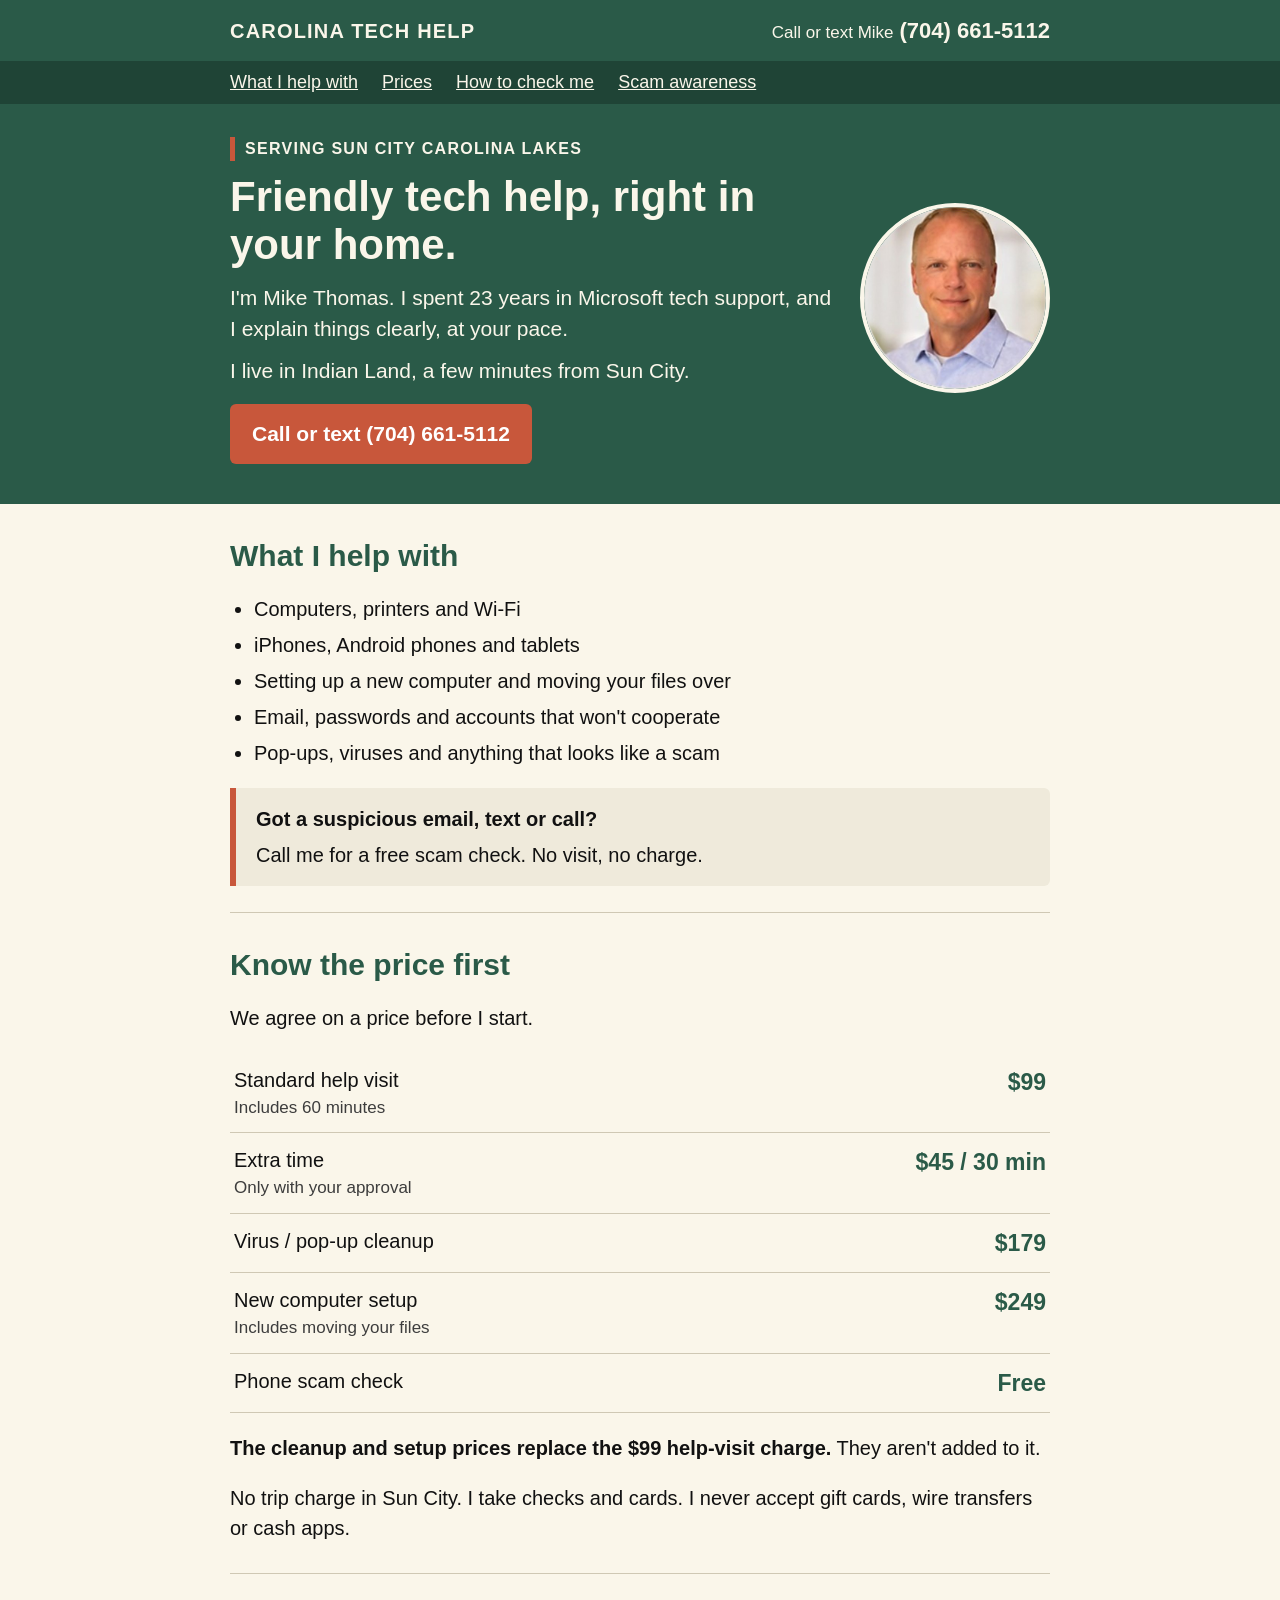
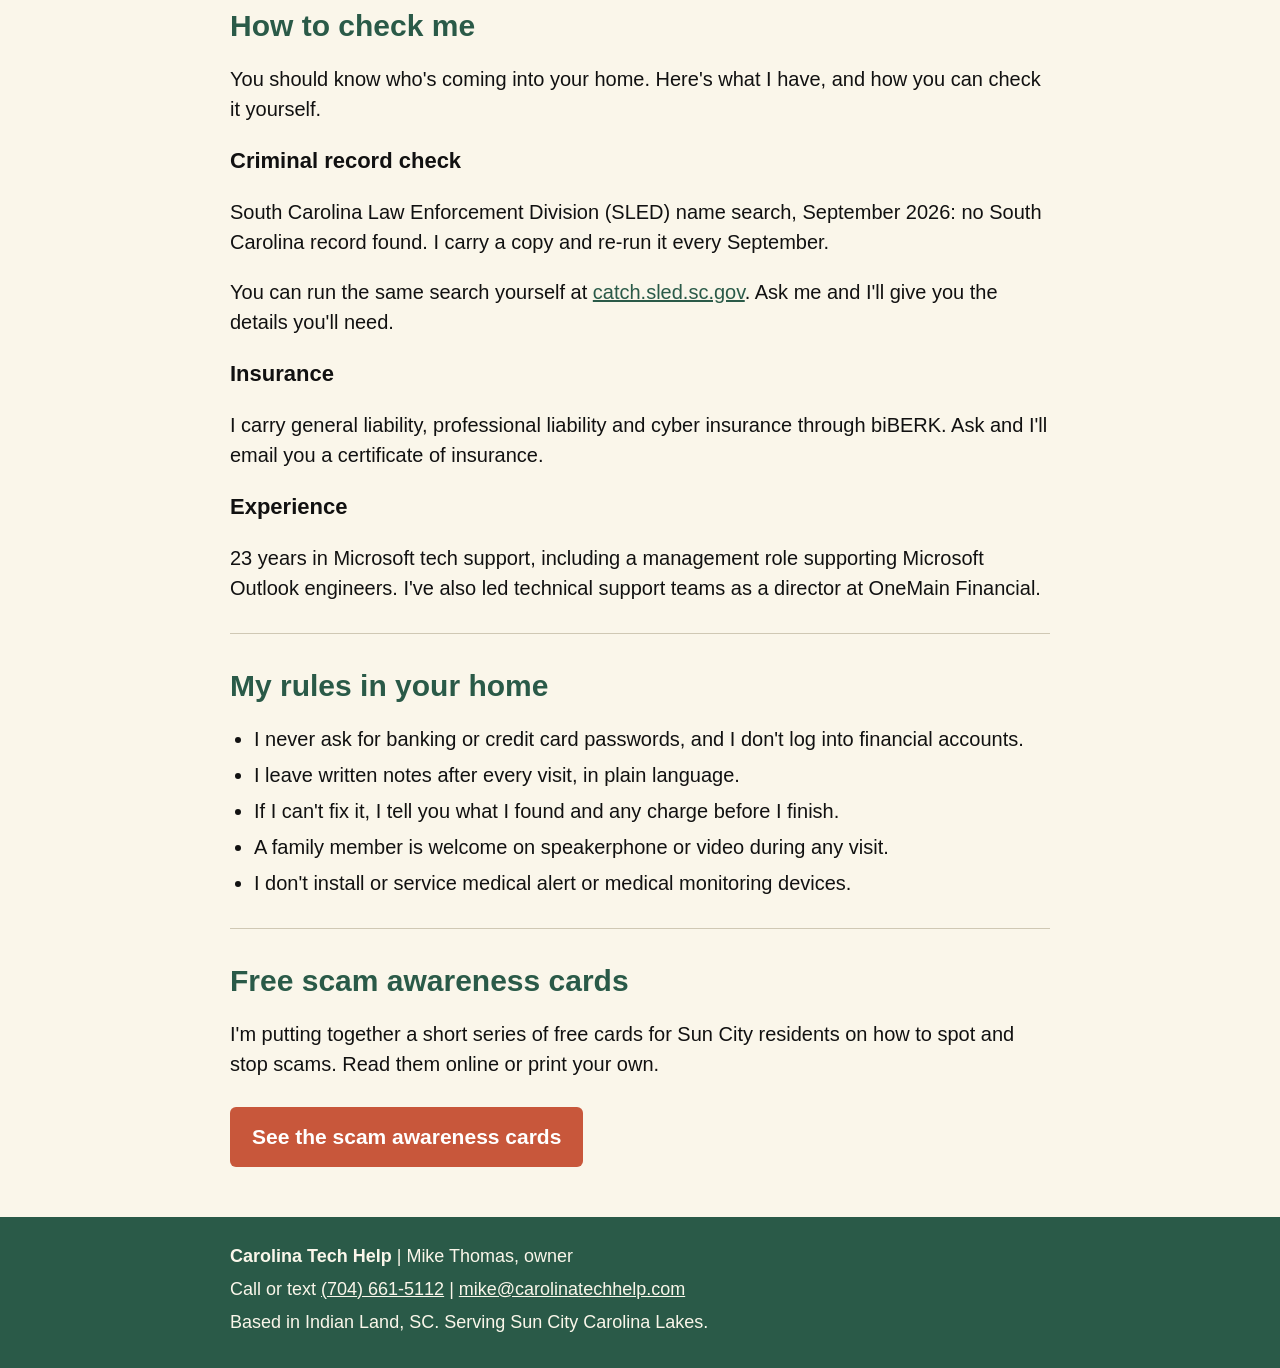
<file: index.html>
<!doctype html>
<html lang="en">
<head>
<meta charset="utf-8">
<meta name="viewport" content="width=device-width, initial-scale=1">
<title>Carolina Tech Help | In-home tech help for Sun City Carolina Lakes</title>
<meta name="description" content="Friendly, in-home computer and phone help from Mike Thomas, serving Sun City Carolina Lakes. 23 years in Microsoft tech support. Prices posted up front.">
<link rel="stylesheet" href="/style.css">
</head>
<body>
<header class="top">
  <div class="wrap">
    <a class="brand" href="/">CAROLINA TECH HELP</a>
    <a class="top-phone" href="tel:+17046615112"><span>Call or text Mike</span>(704) 661-5112</a>
  </div>
</header>
<nav class="sub" aria-label="Site">
  <div class="wrap">
    <a href="#help">What I help with</a>
    <a href="#prices">Prices</a>
    <a href="#verify">How to check me</a>
    <a href="/scams">Scam awareness</a>
  </div>
</nav>

<section class="hero">
  <div class="wrap">
    <div>
      <div class="kicker">Serving Sun City Carolina Lakes</div>
      <h1>Friendly tech help, right in your home.</h1>
      <p>I'm Mike Thomas. I spent 23 years in Microsoft tech support, and I explain things clearly, at your pace.</p>
      <p>I live in Indian Land, a few minutes from Sun City.</p>
      <a class="btn" href="tel:+17046615112">Call or text (704) 661-5112</a>
    </div>
    <img src="/mike-thomas.jpg" alt="Mike Thomas, owner of Carolina Tech Help" width="190" height="190">
  </div>
</section>

<main class="wrap">
  <section id="help">
    <h2>What I help with</h2>
    <ul>
      <li>Computers, printers and Wi-Fi</li>
      <li>iPhones, Android phones and tablets</li>
      <li>Setting up a new computer and moving your files over</li>
      <li>Email, passwords and accounts that won't cooperate</li>
      <li>Pop-ups, viruses and anything that looks like a scam</li>
    </ul>
    <div class="panel">
      <p><strong>Got a suspicious email, text or call?</strong></p>
      <p>Call me for a free scam check. No visit, no charge.</p>
    </div>
  </section>

  <section id="prices">
    <h2>Know the price first</h2>
    <p>We agree on a price before I start.</p>
    <table class="prices">
      <tr><td>Standard help visit<small>Includes 60 minutes</small></td><td class="p">$99</td></tr>
      <tr><td>Extra time<small>Only with your approval</small></td><td class="p">$45 / 30 min</td></tr>
      <tr><td>Virus / pop-up cleanup</td><td class="p">$179</td></tr>
      <tr><td>New computer setup<small>Includes moving your files</small></td><td class="p">$249</td></tr>
      <tr><td>Phone scam check</td><td class="p">Free</td></tr>
    </table>
    <p><strong>The cleanup and setup prices replace the $99 help-visit charge.</strong> They aren't added to it.</p>
    <p>No trip charge in Sun City. I take checks and cards. I never accept gift cards, wire transfers or cash apps.</p>
  </section>

  <section id="verify">
    <h2>How to check me</h2>
    <p>You should know who's coming into your home. Here's what I have, and how you can check it yourself.</p>
    <h3>Criminal record check</h3>
    <p>South Carolina Law Enforcement Division (SLED) name search, September 2026: no South Carolina record found. I carry a copy and re-run it every September.</p>
    <p>You can run the same search yourself at <a href="https://catch.sled.sc.gov">catch.sled.sc.gov</a>. Ask me and I'll give you the details you'll need.</p>
    <h3>Insurance</h3>
    <p>I carry general liability, professional liability and cyber insurance through biBERK. Ask and I'll email you a certificate of insurance.</p>
    <h3>Experience</h3>
    <p>23 years in Microsoft tech support, including a management role supporting Microsoft Outlook engineers. I've also led technical support teams as a director at OneMain Financial.</p>
  </section>

  <section id="rules">
    <h2>My rules in your home</h2>
    <ul>
      <li>I never ask for banking or credit card passwords, and I don't log into financial accounts.</li>
      <li>I leave written notes after every visit, in plain language.</li>
      <li>If I can't fix it, I tell you what I found and any charge before I finish.</li>
      <li>A family member is welcome on speakerphone or video during any visit.</li>
      <li>I don't install or service medical alert or medical monitoring devices.</li>
    </ul>
  </section>

  <section id="scams">
    <h2>Free scam awareness cards</h2>
    <p>I'm putting together a short series of free cards for Sun City residents on how to spot and stop scams. Read them online or print your own.</p>
    <a class="btn" href="/scams">See the scam awareness cards</a>
  </section>
</main>

<footer>
  <div class="wrap">
    <p><strong>Carolina Tech Help</strong> | Mike Thomas, owner</p>
    <p>Call or text <a href="tel:+17046615112">(704) 661-5112</a> | <a href="mailto:mike@carolinatechhelp.com">mike@carolinatechhelp.com</a></p>
    <p>Based in Indian Land, SC. Serving Sun City Carolina Lakes.</p>
  </div>
</footer>
</body>
</html>
</file>
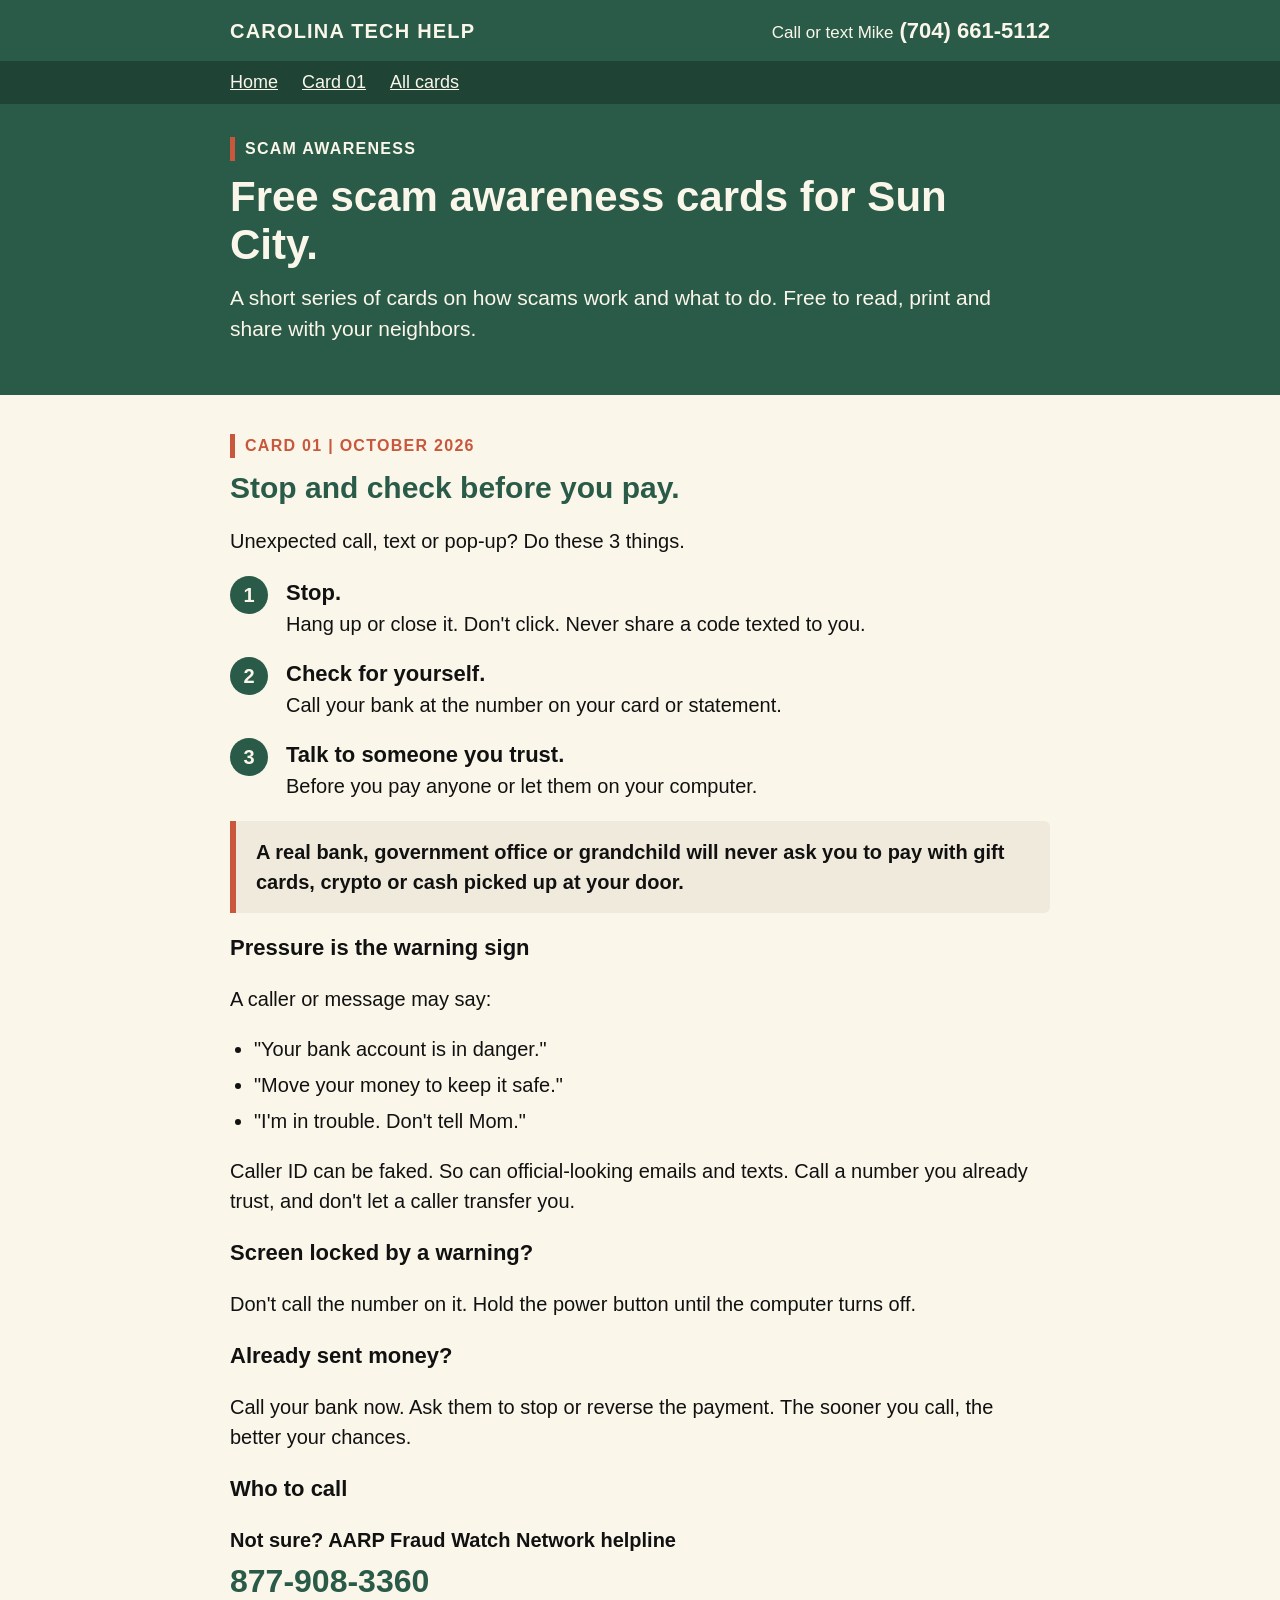
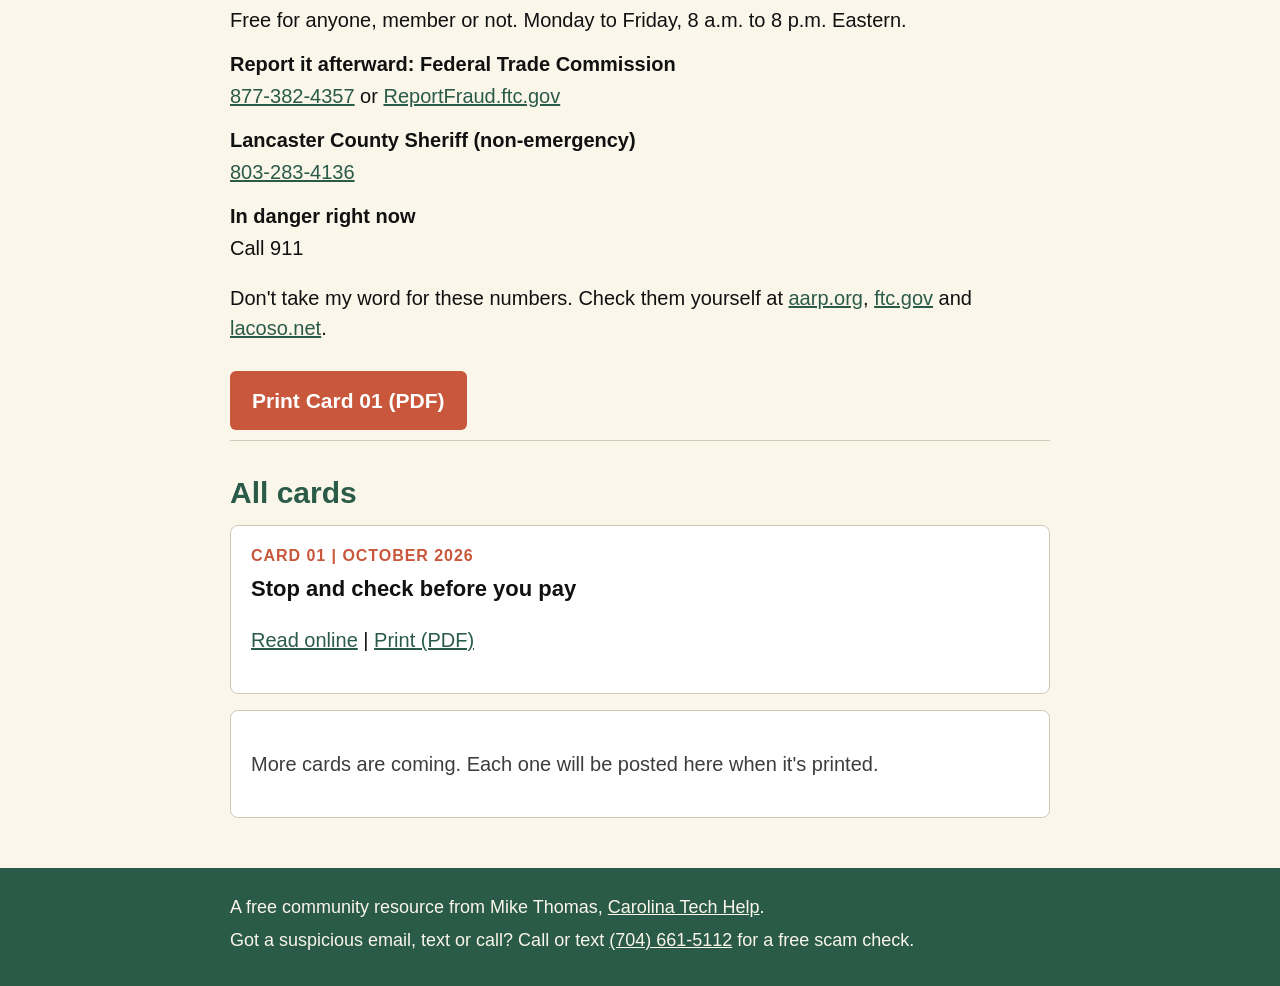
<file: scams.html>
<!doctype html>
<html lang="en">
<head>
<meta charset="utf-8">
<meta name="viewport" content="width=device-width, initial-scale=1">
<title>Scam Awareness Cards | Carolina Tech Help</title>
<meta name="description" content="Free scam awareness cards for Sun City Carolina Lakes residents. What to do before you send money, and who to call.">
<link rel="stylesheet" href="/style.css">
</head>
<body>
<header class="top">
  <div class="wrap">
    <a class="brand" href="/">CAROLINA TECH HELP</a>
    <a class="top-phone" href="tel:+17046615112"><span>Call or text Mike</span>(704) 661-5112</a>
  </div>
</header>
<nav class="sub" aria-label="Site">
  <div class="wrap">
    <a href="/">Home</a>
    <a href="#card-01">Card 01</a>
    <a href="#series">All cards</a>
  </div>
</nav>

<section class="hero">
  <div class="wrap">
    <div>
      <div class="kicker">Scam awareness</div>
      <h1>Free scam awareness cards for Sun City.</h1>
      <p>A short series of cards on how scams work and what to do. Free to read, print and share with your neighbors.</p>
    </div>
  </div>
</section>

<main class="wrap">
  <section id="card-01">
    <div class="kicker" style="color:var(--terra)">Card 01 | October 2026</div>
    <h2>Stop and check before you pay.</h2>
    <p>Unexpected call, text or pop-up? Do these 3 things.</p>
    <ol class="steps">
      <li><strong>Stop.</strong>Hang up or close it. Don't click. Never share a code texted to you.</li>
      <li><strong>Check for yourself.</strong>Call your bank at the number on your card or statement.</li>
      <li><strong>Talk to someone you trust.</strong>Before you pay anyone or let them on your computer.</li>
    </ol>
    <div class="panel">
      <p><strong>A real bank, government office or grandchild will never ask you to pay with gift cards, crypto or cash picked up at your door.</strong></p>
    </div>

    <h3>Pressure is the warning sign</h3>
    <p>A caller or message may say:</p>
    <ul>
      <li>"Your bank account is in danger."</li>
      <li>"Move your money to keep it safe."</li>
      <li>"I'm in trouble. Don't tell Mom."</li>
    </ul>
    <p>Caller ID can be faked. So can official-looking emails and texts. Call a number you already trust, and don't let a caller transfer you.</p>

    <h3>Screen locked by a warning?</h3>
    <p>Don't call the number on it. Hold the power button until the computer turns off.</p>

    <h3>Already sent money?</h3>
    <p>Call your bank now. Ask them to stop or reverse the payment. The sooner you call, the better your chances.</p>

    <h3>Who to call</h3>
    <dl class="numbers">
      <dt>Not sure? AARP Fraud Watch Network helpline</dt>
      <dd><a class="big-number" href="tel:+18779083360">877-908-3360</a><br>Free for anyone, member or not. Monday to Friday, 8 a.m. to 8 p.m. Eastern.</dd>
      <dt>Report it afterward: Federal Trade Commission</dt>
      <dd><a href="tel:+18773824357">877-382-4357</a> or <a href="https://reportfraud.ftc.gov">ReportFraud.ftc.gov</a></dd>
      <dt>Lancaster County Sheriff (non-emergency)</dt>
      <dd><a href="tel:+18032834136">803-283-4136</a></dd>
      <dt>In danger right now</dt>
      <dd>Call 911</dd>
    </dl>
    <p>Don't take my word for these numbers. Check them yourself at <a href="https://www.aarp.org/fraudhelpline">aarp.org</a>, <a href="https://www.ftc.gov">ftc.gov</a> and <a href="https://lacoso.net/contacts">lacoso.net</a>.</p>

    <a class="btn" href="/scam-awareness-card-01.pdf">Print Card 01 (PDF)</a>
  </section>

  <section id="series">
    <h2>All cards</h2>
    <div class="card-list">
      <div class="card-item">
        <div class="tag">Card 01 | October 2026</div>
        <h3>Stop and check before you pay</h3>
        <p><a href="#card-01">Read online</a> | <a href="/scam-awareness-card-01.pdf">Print (PDF)</a></p>
      </div>
      <div class="card-item">
        <p class="soon">More cards are coming. Each one will be posted here when it's printed.</p>
      </div>
    </div>
  </section>
</main>

<footer>
  <div class="wrap">
    <p>A free community resource from Mike Thomas, <a href="/">Carolina Tech Help</a>.</p>
    <p>Got a suspicious email, text or call? Call or text <a href="tel:+17046615112">(704) 661-5112</a> for a free scam check.</p>
  </div>
</footer>
</body>
</html>
</file>
<file: style.css>
:root {
  --pine: #2a5a48;
  --pine-dark: #1f4436;
  --bone: #faf6ea;
  --panel: #efeadb;
  --terra: #c8573b;
  --ink: #111;
  --muted: #3d3d3d;
  --rule: #cfc8b4;
}
* { box-sizing: border-box; }
html { font-size: 20px; }
body {
  margin: 0;
  background: var(--bone);
  color: var(--ink);
  font-family: Arial, "Liberation Sans", Helvetica, sans-serif;
  line-height: 1.5;
}
a { color: var(--pine); }
a:focus-visible, .btn:focus-visible { outline: 3px solid var(--terra); outline-offset: 3px; }
.wrap { max-width: 860px; margin: 0 auto; padding: 0 20px; }

header.top { background: var(--pine); color: var(--bone); }
header.top .wrap { display: flex; flex-wrap: wrap; align-items: center; justify-content: space-between; gap: 8px 24px; padding-top: 14px; padding-bottom: 14px; }
.brand { color: var(--bone); text-decoration: none; font-weight: 700; letter-spacing: .06em; font-size: 1rem; }
.top-phone { color: var(--bone); font-weight: 700; font-size: 1.1rem; text-decoration: none; white-space: nowrap; }
.top-phone span { font-weight: 400; font-size: .85rem; margin-right: 6px; }

nav.sub { background: var(--pine-dark); }
nav.sub .wrap { display: flex; gap: 24px; padding-top: 8px; padding-bottom: 8px; flex-wrap: wrap; }
nav.sub a { color: var(--bone); font-size: .9rem; }

.hero { background: var(--pine); color: var(--bone); padding: 28px 0 40px; }
.hero .wrap { display: grid; grid-template-columns: 1fr auto; gap: 28px; align-items: center; }
.hero h1 { font-size: 2.1rem; line-height: 1.15; margin: 0 0 12px; }
.hero p { margin: 0 0 10px; font-size: 1.05rem; }
.hero img { width: 190px; height: 190px; border-radius: 50%; border: 4px solid var(--bone); object-fit: cover; }
.kicker { display: inline-block; border-left: 5px solid var(--terra); padding-left: 10px; font-weight: 700; font-size: .8rem; letter-spacing: .08em; text-transform: uppercase; margin-bottom: 12px; }

.btn { display: inline-block; background: var(--terra); color: #fff; font-weight: 700; text-decoration: none; padding: 14px 22px; border-radius: 6px; font-size: 1.05rem; margin-top: 8px; }

main section { padding: 34px 0 10px; }
main section + section { border-top: 1px solid var(--rule); }
h2 { color: var(--pine); font-size: 1.5rem; margin: 0 0 14px; line-height: 1.2; }
h3 { font-size: 1.1rem; margin: 18px 0 6px; }
ul { padding-left: 1.2em; }
li { margin-bottom: 6px; }

table.prices { width: 100%; border-collapse: collapse; margin: 6px 0 12px; }
table.prices td { padding: 12px 4px; border-bottom: 1px solid var(--rule); vertical-align: top; }
table.prices td.p { text-align: right; font-weight: 700; white-space: nowrap; color: var(--pine); font-size: 1.15rem; }
table.prices small { display: block; color: var(--muted); font-size: .85rem; }

.panel { background: var(--panel); border-left: 6px solid var(--terra); padding: 16px 20px; margin: 16px 0; border-radius: 0 6px 6px 0; }
.panel p { margin: 0 0 6px; }
.panel p:last-child { margin-bottom: 0; }

.steps { list-style: none; padding: 0; counter-reset: s; }
.steps li { counter-increment: s; position: relative; padding-left: 56px; margin-bottom: 18px; }
.steps li::before { content: counter(s); position: absolute; left: 0; top: 0; width: 38px; height: 38px; border-radius: 50%; background: var(--pine); color: var(--bone); font-weight: 700; display: flex; align-items: center; justify-content: center; }
.steps strong { display: block; font-size: 1.1rem; }

.big-number { font-size: 1.6rem; font-weight: 700; color: var(--pine); text-decoration: none; }
dl.numbers dt { font-weight: 700; margin-top: 14px; }
dl.numbers dd { margin: 2px 0 0; }

.card-list { display: grid; gap: 16px; }
.card-item { background: #fff; border: 1px solid var(--rule); border-radius: 8px; padding: 18px 20px; }
.card-item .tag { font-size: .8rem; font-weight: 700; letter-spacing: .06em; color: var(--terra); text-transform: uppercase; }
.card-item h3 { margin-top: 4px; }
.soon { color: var(--muted); }

footer { background: var(--pine); color: var(--bone); margin-top: 40px; padding: 26px 0; font-size: .9rem; }
footer a { color: var(--bone); }
footer p { margin: 0 0 6px; }

@media (max-width: 640px) {
  html { font-size: 19px; }
  .hero .wrap { grid-template-columns: 1fr; }
  .hero img { width: 150px; height: 150px; order: -1; }
  .hero h1 { font-size: 1.75rem; }
}
@media print {
  header.top, nav.sub, footer, .btn { display: none; }
  body { background: #fff; }
}
</file>
